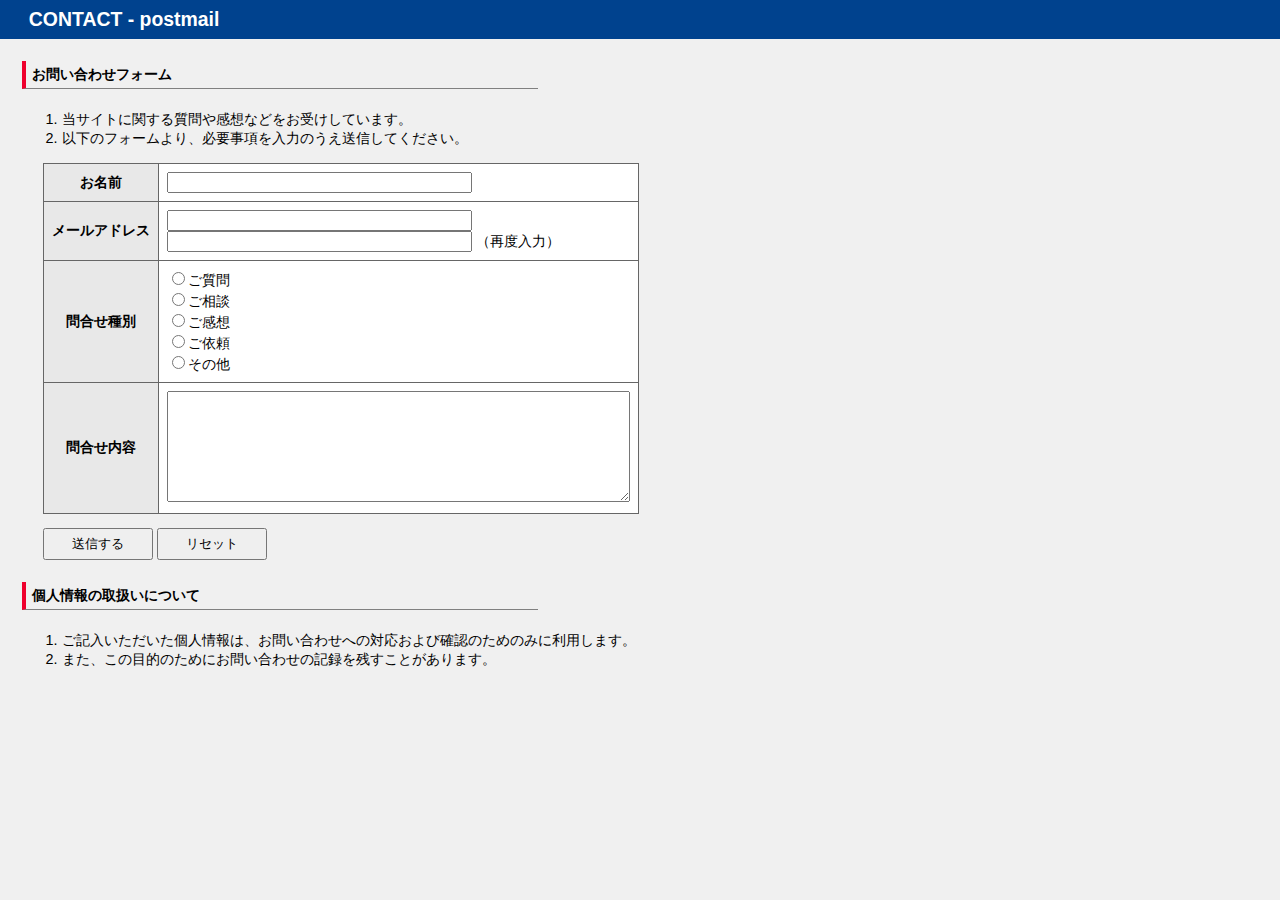
<file: mail/index.html>
<!DOCTYPE html>
<head>
<meta charset="shift_jis">
<meta http-equiv="content-style-type" content="text/css">
<link rel="stylesheet" href="style.css" type="text/css">
<meta name="viewport" content="width=device-width,initial-scale=1.0,minimum-scale=1.0,maximum-scale=1.0,user-scalable=no">
<title>���₢���킹�t�H�[��</title>
</head>
<body>
<div id="head">
	<div id="head-in"><h1>CONTACT - postmail</h1></div>
</div>
<div id="body">

<h2>���₢���킹�t�H�[��</h2>
<ol>
<li>���T�C�g�Ɋւ��鎿��⊴�z�Ȃǂ����󂯂��Ă��܂��B</li>
<li>�ȉ��̃t�H�[�����A�K�v��������͂̂������M���Ă��������B</li>
</ol>
<form action="./postmail.cgi" method="post">
<input type="hidden" name="need" value="name email �⍇�����">
<input type="hidden" name="sort" value="name email �⍇����� ���b�Z�[�W">
<input type="hidden" name="match" value="email email2">
<div id="form-tbl">
<table summary="�⍇���t�H�[��" id="form">
<tr>
	<th>�����O</th>
	<td><input type="text" name="name" size="35"></td>
</tr><tr>
	<th>���[���A�h���X</th>
	<td>
		<input type="text" name="email" size="35"><br>
		<input type="text" name="email2" size="35"> �i�ēx���́j
	</td>
</tr><tr>
	<th>�⍇�����</th>
	<td>
		<input type="radio" name="�⍇�����" value="������">������<br>
		<input type="radio" name="�⍇�����" value="�����k">�����k<br>
		<input type="radio" name="�⍇�����" value="�����z">�����z<br>
		<input type="radio" name="�⍇�����" value="���˗�">���˗�<br>
		<input type="radio" name="�⍇�����" value="���̑�">���̑�
	</td>
</tr><tr>
	<th>�⍇�����e</th>
	<td><textarea name="���b�Z�[�W" rows="7" cols="55"></textarea></td>
</tr>
</table>
<p class="btn">
	<input type="submit" value="���M����">
	<input type="reset" value="���Z�b�g">
</p>
</form>
</div>

<h2>�l���̎戵���ɂ���</h2>
<ol>
<li>���L�������������l���́A���₢���킹�ւ̑Ή�����ъm�F�̂��߂݂̂ɗ��p���܂��B</li>
<li>�܂��A���̖ړI�̂��߂ɂ��₢���킹�̋L�^���c�����Ƃ�����܂��B</li>
</ol>

</div>
</body>
</html>
</file>
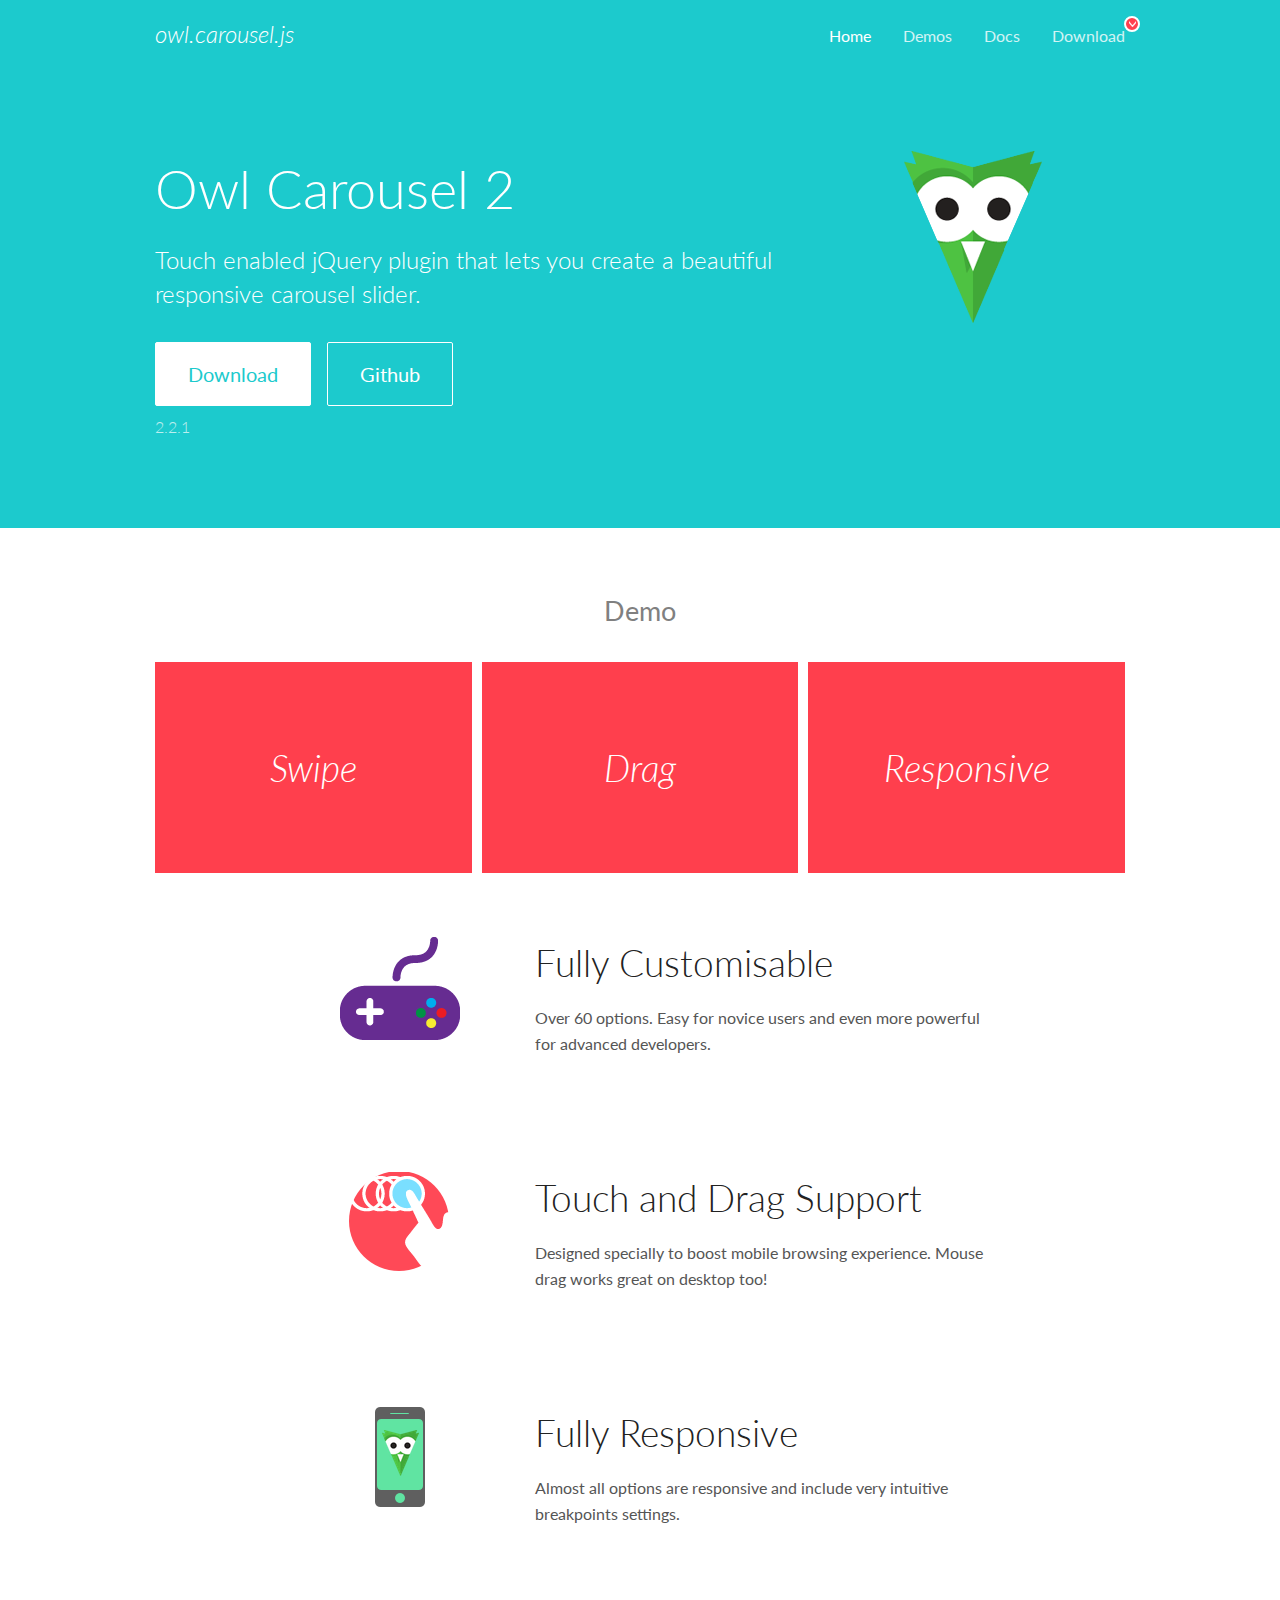
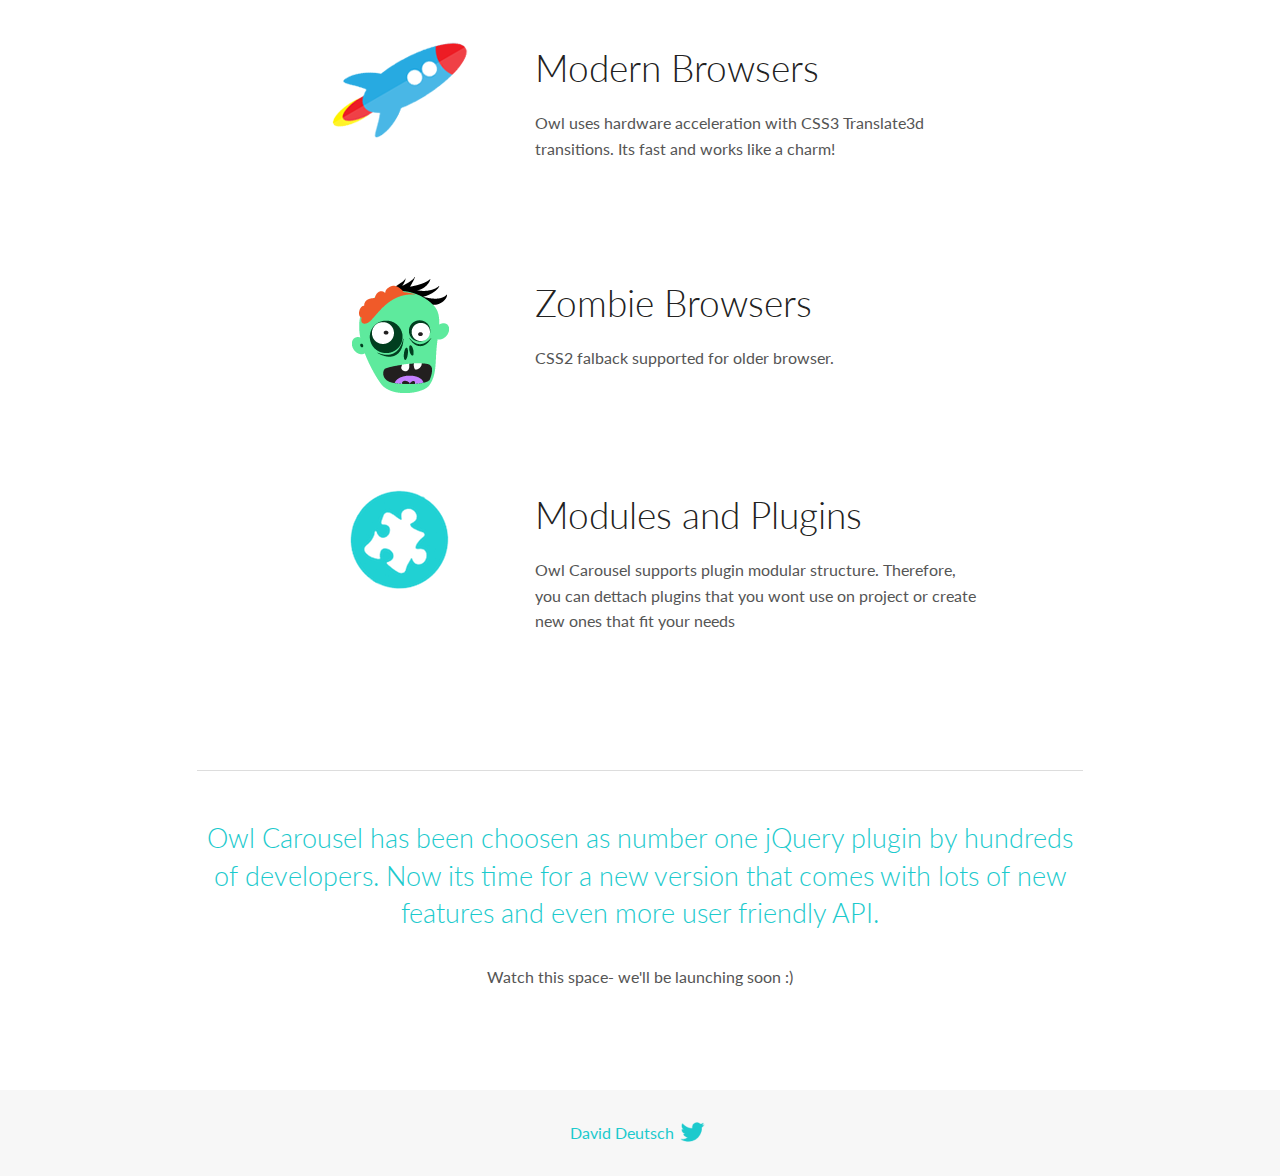
<file: assets/lib/owl.carousel/docs/index.html>
<!DOCTYPE html>
<html lang="en">
  <head>

    <!-- head -->
    <meta charset="utf-8">
    <meta name="msapplication-tap-highlight" content="no" />
    <meta name="viewport" content="width=device-width, initial-scale=1.0" />
    <meta name="description" content="Touch enabled jQuery plugin that lets you create beautiful responsive carousel slider.">
    <meta name="author" content="David Deutsch">
    <title>
      Home | Owl Carousel | 2.2.1
    </title>

    <!-- Stylesheets -->
    <link href='https://fonts.googleapis.com/css?family=Lato:300,400,700,400italic,300italic' rel='stylesheet' type='text/css'>
    <link rel="stylesheet" href="assets/css/docs.theme.min.css">

    <!-- Owl Stylesheets -->
    <link rel="stylesheet" href="assets/owlcarousel/assets/owl.carousel.min.css">
    <link rel="stylesheet" href="assets/owlcarousel/assets/owl.theme.default.min.css">

    <!-- HTML5 shim and Respond.js IE8 support of HTML5 elements and media queries -->

    <!--[if lt IE 9]>
      <script src="https://oss.maxcdn.com/libs/html5shiv/3.7.0/html5shiv.js"></script>
      <script src="https://oss.maxcdn.com/libs/respond.js/1.3.0/respond.min.js"></script>
    <![endif]-->

    <!-- Favicons -->
    <link rel="apple-touch-icon-precomposed" sizes="144x144" href="assets/ico/apple-touch-icon-144-precomposed.png">
    <link rel="shortcut icon" href="assets/ico/favicon.png">
    <link rel="shortcut icon" href="favicon.ico">

    <!-- Yeah i know js should not be in header. Its required for demos.-->

    <!-- javascript -->
    <script src="assets/vendors/jquery.min.js"></script>
    <script src="assets/owlcarousel/owl.carousel.js"></script>
  </head>
  <body>

    <!-- header -->
    <header class="header">
      <div class="row">
        <div class="large-12 columns">
          <div class="brand left">
            <h3>
              <a href="/OwlCarousel2/">owl.carousel.js</a> 
            </h3>
          </div>
          <a id="toggle-nav" class="right">
            <span></span> <span></span> <span></span> 
          </a> 
          <div class="nav-bar">
            <ul class="clearfix">
              <li class="active">
                <a href="/OwlCarousel2/index.html">Home</a> 
              </li>
              <li> <a href="/OwlCarousel2/demos/demos.html">Demos</a>  </li>
              <li> <a href="/OwlCarousel2/docs/started-welcome.html">Docs</a>  </li>
              <li>
                <a href="https://github.com/OwlCarousel2/OwlCarousel2/archive/2.2.1.zip">Download</a> 
                <span class="download"></span> 
              </li>
            </ul>
          </div>
        </div>
      </div>
    </header>

    <!-- home panel -->
    <section id="hero">
      <div class="row">
        <div class="large-8 medium-8 columns">
          <h1>Owl Carousel 2</h1>
          <h4>Touch enabled jQuery plugin that lets you create a beautiful responsive carousel slider.</h4>
          <a href="https://github.com/OwlCarousel2/OwlCarousel2/archive/2.2.1.zip" class="hero-button">Download</a> 
          <a href="https://github.com/OwlCarousel2/OwlCarousel2" class="hero-button outline">Github</a> 
          <p>2.2.1</p>
        </div>
        <div class="large-4 medium-4 columns">
          <img class="owl-logo" src="assets/img/owl-logo.png" alt="mr. Owl">
        </div>
      </div>
    </section>

    <!-- body -->
    <div class="home-demo">
      <div class="row">
        <div class="large-12 columns">
          <h3>Demo</h3>
          <div class="owl-carousel">
            <div class="item">
              <h2>Swipe</h2>
            </div>
            <div class="item">
              <h2>Drag</h2>
            </div>
            <div class="item">
              <h2>Responsive</h2>
            </div>
            <div class="item">
              <h2>CSS3</h2>
            </div>
            <div class="item">
              <h2>Fast</h2>
            </div>
            <div class="item">
              <h2>Easy</h2>
            </div>
            <div class="item">
              <h2>Free</h2>
            </div>
            <div class="item">
              <h2>Upgradable</h2>
            </div>
            <div class="item">
              <h2>Tons of options</h2>
            </div>
            <div class="item">
              <h2>Infinity</h2>
            </div>
            <div class="item">
              <h2>Auto Width</h2>
            </div>
          </div>
        </div>
      </div>
    </div>
    <script>
      var owl = $('.owl-carousel');
      owl.owlCarousel({
        margin: 10,
        loop: true,
        responsive: {
          0: {
            items: 1
          },
          600: {
            items: 2
          },
          1000: {
            items: 3
          }
        }
      })
    </script>

    <!-- features -->
    <div id="features">
      <div class="row">
        <div class="small-12 medium-9 small-centered columns">
          <section class="row feature">
            <div class="medium-4 small-12 columns">
              <img src="assets/img/feature-options.png" alt="">
            </div>
            <div class="medium-8 small-12 columns">
              <h2>Fully Customisable</h2>
              <p>Over 60 options. Easy for novice users and even more powerful for advanced developers.</p>
            </div>
          </section>
          <section class="row feature">
            <div class="medium-4 small-12 columns">
              <img src="assets/img/feature-drag.png" alt="">
            </div>
            <div class="medium-8 small-12 columns">
              <h2>Touch and Drag Support</h2>
              <p>Designed specially to boost mobile browsing experience. Mouse drag works great on desktop too!</p>
            </div>
          </section>
          <section class="row feature">
            <div class="medium-4 small-12 columns">
              <img src="assets/img/feature-responsive.png" alt="">
            </div>
            <div class="medium-8 small-12 columns">
              <h2>Fully Responsive</h2>
              <p>Almost all options are responsive and include very intuitive breakpoints settings.</p>
            </div>
          </section>
          <section class="row feature">
            <div class="medium-4 small-12 columns">
              <img src="assets/img/feature-modern.png" alt="">
            </div>
            <div class="medium-8 small-12 columns">
              <h2>Modern Browsers</h2>
              <p>Owl uses hardware acceleration with CSS3 Translate3d transitions. Its fast and works like a charm! </p>
            </div>
          </section>
          <section class="row feature">
            <div class="medium-4 small-12 columns">
              <img src="assets/img/feature-zombie.png" alt="">
            </div>
            <div class="medium-8 small-12 columns">
              <h2>Zombie Browsers</h2>
              <p>CSS2 falback supported for older browser.</p>
            </div>
          </section>
          <section class="row feature">
            <div class="medium-4 small-12 columns">
              <img src="assets/img/feature-module.png" alt="">
            </div>
            <div class="medium-8 small-12 columns">
              <h2>Modules and Plugins</h2>
              <p>Owl Carousel supports plugin modular structure. Therefore, you can dettach plugins that you wont use on project or create new ones that fit your needs</p>
            </div>
          </section>
        </div>
      </div>
    </div>

    <!-- footer -->
    <section id="teaser-text">
      <div class="row">
        <div class="small-12 medium-11 small-centered columns">
          <hr>
          <h3 id="owl-carousel-has-been-choosen-as-number-one-jquery-plugin-by-hundreds-of-developers-now-its-time-for-a-new-version-that-comes-with-lots-of-new-features-and-even-more-user-friendly-api-">Owl Carousel has been choosen as number one jQuery plugin by hundreds of developers. Now its time for a new version that comes with lots of new features and even more user friendly API.</h3>
          <p>Watch this space- we&#39;ll be launching soon :)</p>
        </div>
      </div>
    </section>

    <!-- footer -->
    <footer class="footer">
      <div class="row">
        <div class="large-12 columns">
          <h5>
            <a href="/OwlCarousel2/docs/support-contact.html">David Deutsch</a> 
            <a id="custom-tweet-button" href="https://twitter.com/share?url=https://github.com/OwlCarousel2/OwlCarousel2&text=Owl Carousel - This is so awesome! " target="_blank"></a> 
          </h5>
        </div>
      </div>
    </footer>

    <!-- vendors -->
    <script src="assets/vendors/highlight.js"></script>
    <script src="assets/js/app.js"></script>
  </body>
</html>
</file>
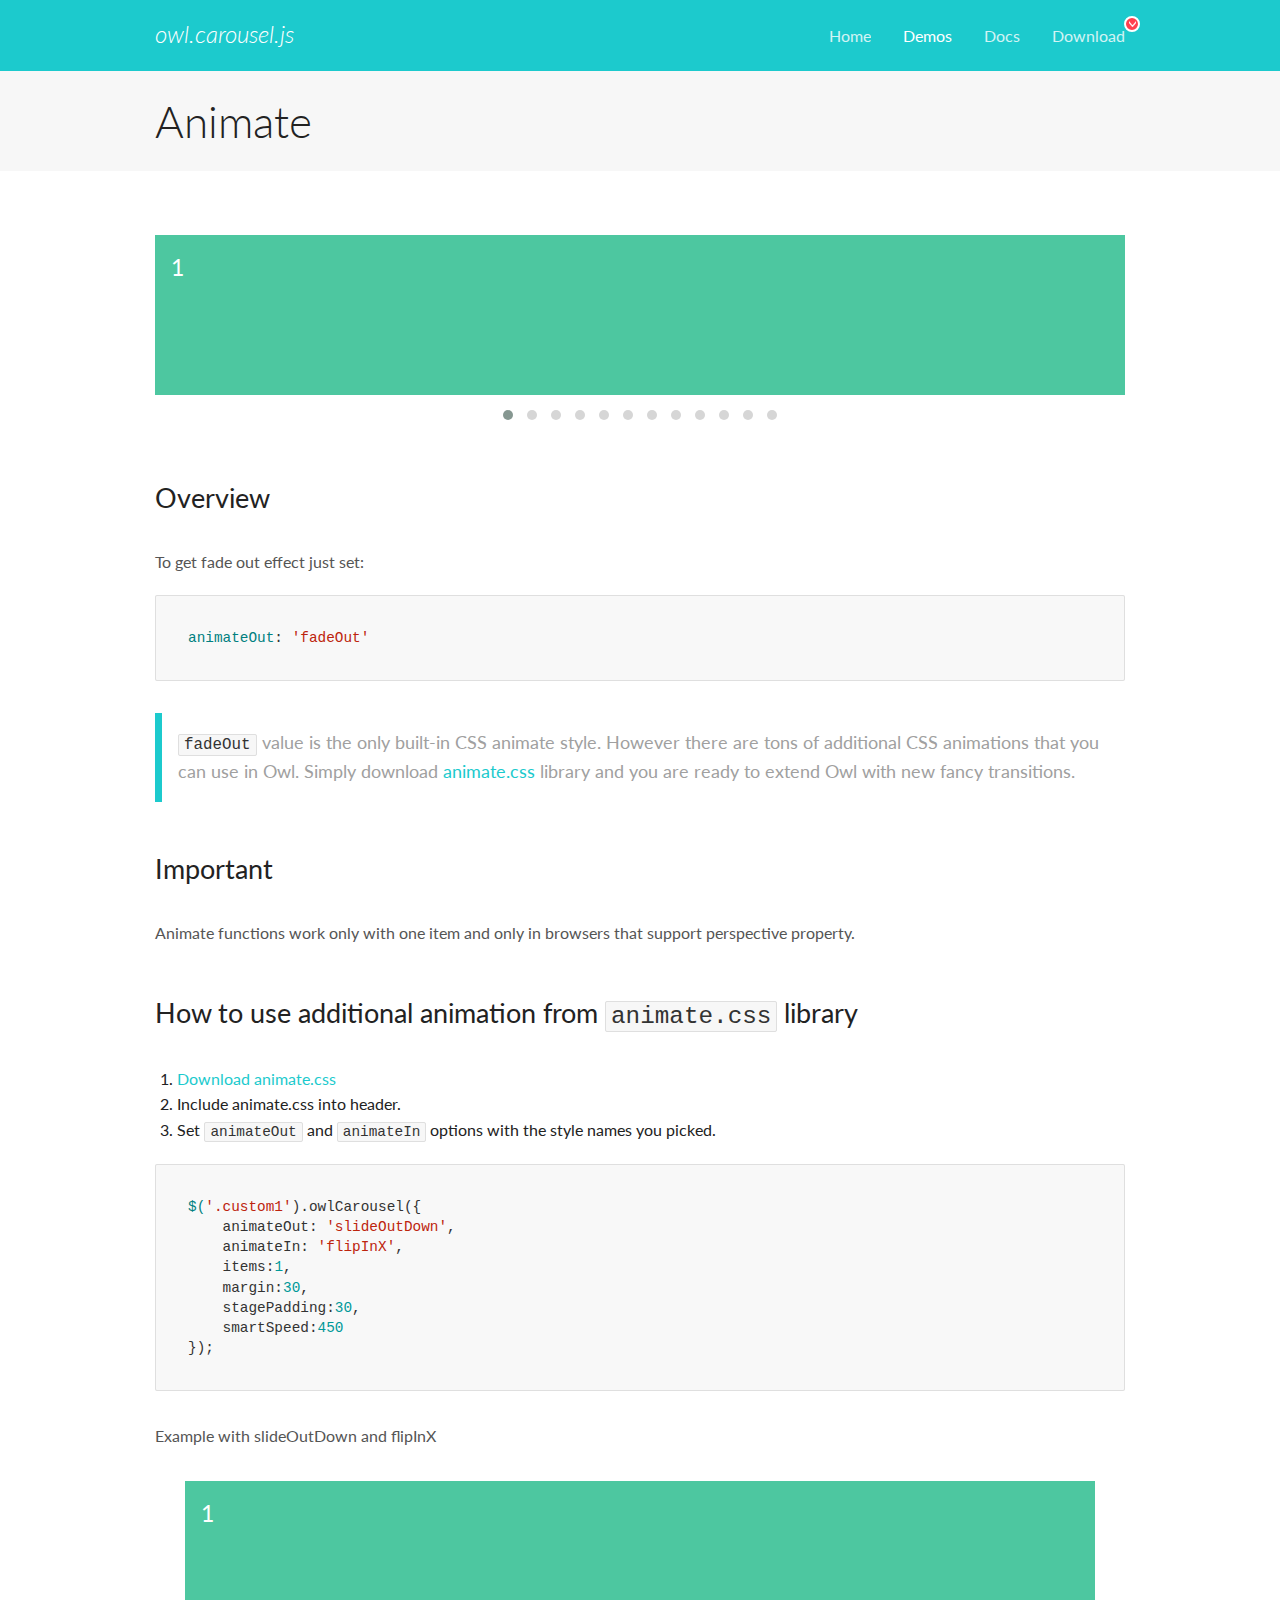
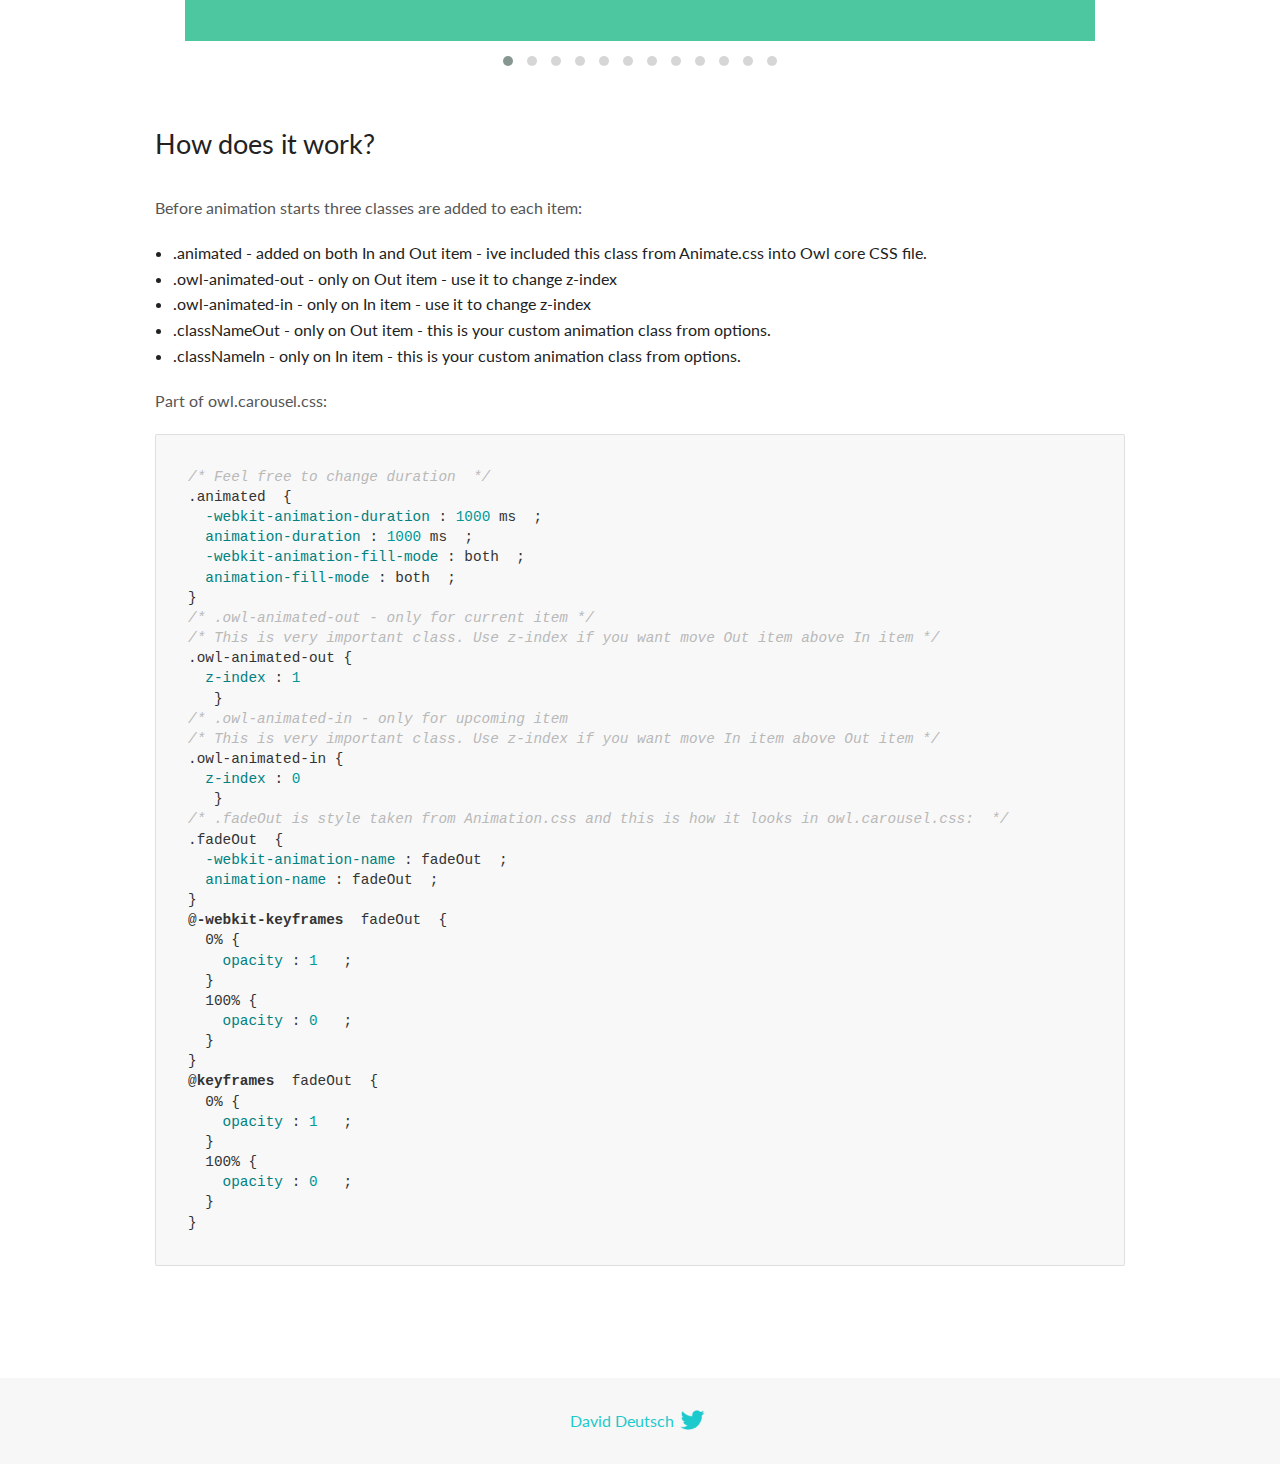
<file: assets/lib/owl.carousel/docs/demos/animate.html>
<!DOCTYPE html>
<html lang="en">
  <head>

    <!-- head -->
    <meta charset="utf-8">
    <meta name="msapplication-tap-highlight" content="no" />
    <meta name="viewport" content="width=device-width, initial-scale=1.0" />
    <meta name="description" content="Animate carousel">
    <meta name="author" content="David Deutsch">
    <title>
      Animate Demo | Owl Carousel | 2.2.1
    </title>

    <!-- Stylesheets -->
    <link href='https://fonts.googleapis.com/css?family=Lato:300,400,700,400italic,300italic' rel='stylesheet' type='text/css'>
    <link rel="stylesheet" href="../assets/css/docs.theme.min.css">

    <!-- Owl Stylesheets -->
    <link rel="stylesheet" href="../assets/owlcarousel/assets/owl.carousel.min.css">
    <link rel="stylesheet" href="../assets/owlcarousel/assets/owl.theme.default.min.css">

    <!-- HTML5 shim and Respond.js IE8 support of HTML5 elements and media queries -->

    <!--[if lt IE 9]>
      <script src="https://oss.maxcdn.com/libs/html5shiv/3.7.0/html5shiv.js"></script>
      <script src="https://oss.maxcdn.com/libs/respond.js/1.3.0/respond.min.js"></script>
    <![endif]-->

    <!-- Favicons -->
    <link rel="apple-touch-icon-precomposed" sizes="144x144" href="../assets/ico/apple-touch-icon-144-precomposed.png">
    <link rel="shortcut icon" href="../assets/ico/favicon.png">
    <link rel="shortcut icon" href="favicon.ico">

    <!-- Yeah i know js should not be in header. Its required for demos.-->

    <!-- javascript -->
    <script src="../assets/vendors/jquery.min.js"></script>
    <script src="../assets/owlcarousel/owl.carousel.js"></script>
  </head>
  <body>

    <!-- header -->
    <header class="header">
      <div class="row">
        <div class="large-12 columns">
          <div class="brand left">
            <h3>
              <a href="/OwlCarousel2/">owl.carousel.js</a> 
            </h3>
          </div>
          <a id="toggle-nav" class="right">
            <span></span> <span></span> <span></span> 
          </a> 
          <div class="nav-bar">
            <ul class="clearfix">
              <li> <a href="/OwlCarousel2/index.html">Home</a>  </li>
              <li class="active">
                <a href="/OwlCarousel2/demos/demos.html">Demos</a> 
              </li>
              <li> <a href="/OwlCarousel2/docs/started-welcome.html">Docs</a>  </li>
              <li>
                <a href="https://github.com/OwlCarousel2/OwlCarousel2/archive/2.2.1.zip">Download</a> 
                <span class="download"></span> 
              </li>
            </ul>
          </div>
        </div>
      </div>
    </header>

    <!-- title -->
    <section class="title">
      <div class="row">
        <div class="large-12 columns">
          <h1>Animate</h1>
        </div>
      </div>
    </section>

    <!--  Demos -->
    <section id="demos">
      <div class="row">
        <div class="large-12 columns">
          <div class="fadeOut owl-carousel owl-theme">
            <div class="item">
              <h4>1</h4>
            </div>
            <div class="item">
              <h4>2</h4>
            </div>
            <div class="item">
              <h4>3</h4>
            </div>
            <div class="item">
              <h4>4</h4>
            </div>
            <div class="item">
              <h4>5</h4>
            </div>
            <div class="item">
              <h4>6</h4>
            </div>
            <div class="item">
              <h4>7</h4>
            </div>
            <div class="item">
              <h4>8</h4>
            </div>
            <div class="item">
              <h4>9</h4>
            </div>
            <div class="item">
              <h4>10</h4>
            </div>
            <div class="item">
              <h4>11</h4>
            </div>
            <div class="item">
              <h4>12</h4>
            </div>
          </div>
          <h3 id="overview">Overview</h3>
          <p>To get fade out effect just set:</p>
          <pre><code>animateOut: &#39;fadeOut&#39;</code></pre>
          <blockquote>
            <p><code>fadeOut</code> value is the only built-in CSS animate style. However there are tons of additional CSS animations that you can use in Owl. Simply download
              <a href="https://daneden.github.io/animate.css/">animate.css</a>  library and you are ready to extend Owl with new fancy transitions.</p>
          </blockquote>
          <h3 id="important">Important</h3>
          <p>Animate functions work only with one item and only in browsers that support perspective property.</p>
          <h3 id="how-to-use-additional-animation-from-animate-css-library">How to use additional animation from <code>animate.css</code> library</h3>
          <ol>
            <li> <a href="https://daneden.github.io/animate.css/">Download animate.css</a>  </li>
            <li>Include animate.css into header.</li>
            <li>Set <code>animateOut</code> and <code>animateIn</code> options with the style names you picked.</li>
          </ol>
          <pre><code>$(&#39;.custom1&#39;).owlCarousel({
    animateOut: &#39;slideOutDown&#39;,
    animateIn: &#39;flipInX&#39;,
    items:1,
    margin:30,
    stagePadding:30,
    smartSpeed:450
});</code></pre>
          <p>Example with slideOutDown and flipInX</p>
          <div class="custom1 owl-carousel owl-theme">
            <div class="item">
              <h4>1</h4>
            </div>
            <div class="item">
              <h4>2</h4>
            </div>
            <div class="item">
              <h4>3</h4>
            </div>
            <div class="item">
              <h4>4</h4>
            </div>
            <div class="item">
              <h4>5</h4>
            </div>
            <div class="item">
              <h4>6</h4>
            </div>
            <div class="item">
              <h4>7</h4>
            </div>
            <div class="item">
              <h4>8</h4>
            </div>
            <div class="item">
              <h4>9</h4>
            </div>
            <div class="item">
              <h4>10</h4>
            </div>
            <div class="item">
              <h4>11</h4>
            </div>
            <div class="item">
              <h4>12</h4>
            </div>
          </div>
          <h3 id="how-does-it-work-">How does it work?</h3>
          <p>Before animation starts three classes are added to each item:</p>
          <ul>
            <li>.animated - added on both In and Out item - ive included this class from Animate.css into Owl core CSS file.</li>
            <li>.owl-animated-out - only on Out item - use it to change z-index</li>
            <li>.owl-animated-in - only on In item - use it to change z-index</li>
            <li>.classNameOut - only on Out item - this is your custom animation class from options.</li>
            <li>.classNameIn - only on In item - this is your custom animation class from options.</li>
          </ul>
          <p>Part of owl.carousel.css:</p>
          <pre><code class="language-css"><span class="comment">/* Feel free to change duration  */</span> 
<span class="class">.animated</span>  <span class="rules">{
  <span class="rule"><span class="attribute">-webkit-animation-duration</span> :<span class="value"> <span class="number">1000</span> ms</span> </span> ;
  <span class="rule"><span class="attribute">animation-duration</span> :<span class="value"> <span class="number">1000</span> ms</span> </span> ;
  <span class="rule"><span class="attribute">-webkit-animation-fill-mode</span> :<span class="value"> both</span> </span> ;
  <span class="rule"><span class="attribute">animation-fill-mode</span> :<span class="value"> both</span> </span> ;
<span class="rule">}</span> </span> 
<span class="comment">/* .owl-animated-out - only for current item */</span> 
<span class="comment">/* This is very important class. Use z-index if you want move Out item above In item */</span> 
<span class="class">.owl-animated-out</span> <span class="rules">{
  <span class="rule"><span class="attribute">z-index</span> :<span class="value"> <span class="number">1</span> 
</span> </span> </span> }
<span class="comment">/* .owl-animated-in - only for upcoming item
/* This is very important class. Use z-index if you want move In item above Out item */</span> 
<span class="class">.owl-animated-in</span> <span class="rules">{
  <span class="rule"><span class="attribute">z-index</span> :<span class="value"> <span class="number">0</span> 
</span> </span> </span> }
<span class="comment">/* .fadeOut is style taken from Animation.css and this is how it looks in owl.carousel.css:  */</span> 
<span class="class">.fadeOut</span>  <span class="rules">{
  <span class="rule"><span class="attribute">-webkit-animation-name</span> :<span class="value"> fadeOut</span> </span> ;
  <span class="rule"><span class="attribute">animation-name</span> :<span class="value"> fadeOut</span> </span> ;
<span class="rule">}</span> </span> 
<span class="at_rule">@<span class="keyword">-webkit-keyframes</span>  fadeOut </span> {
  0% <span class="rules">{
    <span class="rule"><span class="attribute">opacity</span> :<span class="value"> <span class="number">1</span> </span> </span> ;
  <span class="rule">}</span> </span> 
  100% <span class="rules">{
    <span class="rule"><span class="attribute">opacity</span> :<span class="value"> <span class="number">0</span> </span> </span> ;
  <span class="rule">}</span> </span> 
}
<span class="at_rule">@<span class="keyword">keyframes</span>  fadeOut </span> {
  0% <span class="rules">{
    <span class="rule"><span class="attribute">opacity</span> :<span class="value"> <span class="number">1</span> </span> </span> ;
  <span class="rule">}</span> </span> 
  100% <span class="rules">{
    <span class="rule"><span class="attribute">opacity</span> :<span class="value"> <span class="number">0</span> </span> </span> ;
  <span class="rule">}</span> </span> 
}</code></pre>
          <link rel="stylesheet" href="../assets/css/animate.css">
          <script>
            jQuery(document).ready(function($) {
              $('.fadeOut').owlCarousel({
                items: 1,
                animateOut: 'fadeOut',
                loop: true,
                margin: 10,
              });
              $('.custom1').owlCarousel({
                animateOut: 'slideOutDown',
                animateIn: 'flipInX',
                items: 1,
                margin: 30,
                stagePadding: 30,
                smartSpeed: 450
              });
            });
          </script>
        </div>
      </div>
    </section>

    <!-- footer -->
    <footer class="footer">
      <div class="row">
        <div class="large-12 columns">
          <h5>
            <a href="/OwlCarousel2/docs/support-contact.html">David Deutsch</a> 
            <a id="custom-tweet-button" href="https://twitter.com/share?url=https://github.com/OwlCarousel2/OwlCarousel2&text=Owl Carousel - This is so awesome! " target="_blank"></a> 
          </h5>
        </div>
      </div>
    </footer>

    <!-- vendors -->
    <script src="../assets/vendors/highlight.js"></script>
    <script src="../assets/js/app.js"></script>
  </body>
</html>
</file>
<file: mail/style.css>
/* for body */
body {
	margin: 0;
	padding: 0;
	font-size: 90%;
	background: #f0f0f0;
	color: #000;
	font-family: Verdana,"MS PGothic",Osaka,Arial,sans-serif;
}
#head {
	background: #00428e;
	color: #fff;
}
#head-in {
	padding: 8px 2em;
}
h1 {
	font-size: 135%;
	margin: 0;
}
#body {
	margin-left: 1.5em;
}

/* for table */
#form-tbl {
	margin-left: 1.5em;
}
#form {
	border-collapse: collapse;
	margin: 1em 0;
}
#form th, #form td {
	border: 1px solid #666;
	padding: 8px;
}
#form th {
	white-space: nowrap;
	background: #e8e8e8;
}
#form td {
	background: #fff;
}
p.btn input {
	width: 110px;
	height: 32px;
}

/* for title */
h2 {
	font-size: 100%;
	text-align: left;
	border-left: solid 4px #ef002d;
	border-bottom: 1px solid gray;
	padding: 4px 6px;
	margin: 1.5em 0;
	width: 500px;
}

/* for message */
p.msg {
	color: #dd0000;
	margin: 2em;
}
span.msg {
	color: #dd0000;
}

/* for back-button */
form.back {
	margin-top: 2em;
}

/* �X�}�z�p */
@media only screen and (max-width: 480px) {
	#body { margin-left: 0; }
	
	/* ���e�t�H�[�� */
	#form-tbl { margin: 0 auto; text-align: center; }
	#form { width: 96%; margin: 10px auto; }
    #form th, #form td {
    	text-align: left;
		width: 100%;
        display: block;
        padding: 6px 3px;
        border-top: none;
    }
    #form tr:first-child th	{ border-top: 1px solid #666; }
    p.btn input { width: 10em; }
    
	/* �����o�� */
	h2 { margin: 1em 3px; width: 90%; }
	
	/* �T���N�X */
	p.msg { margin: 1em auto; }
}
</file>
